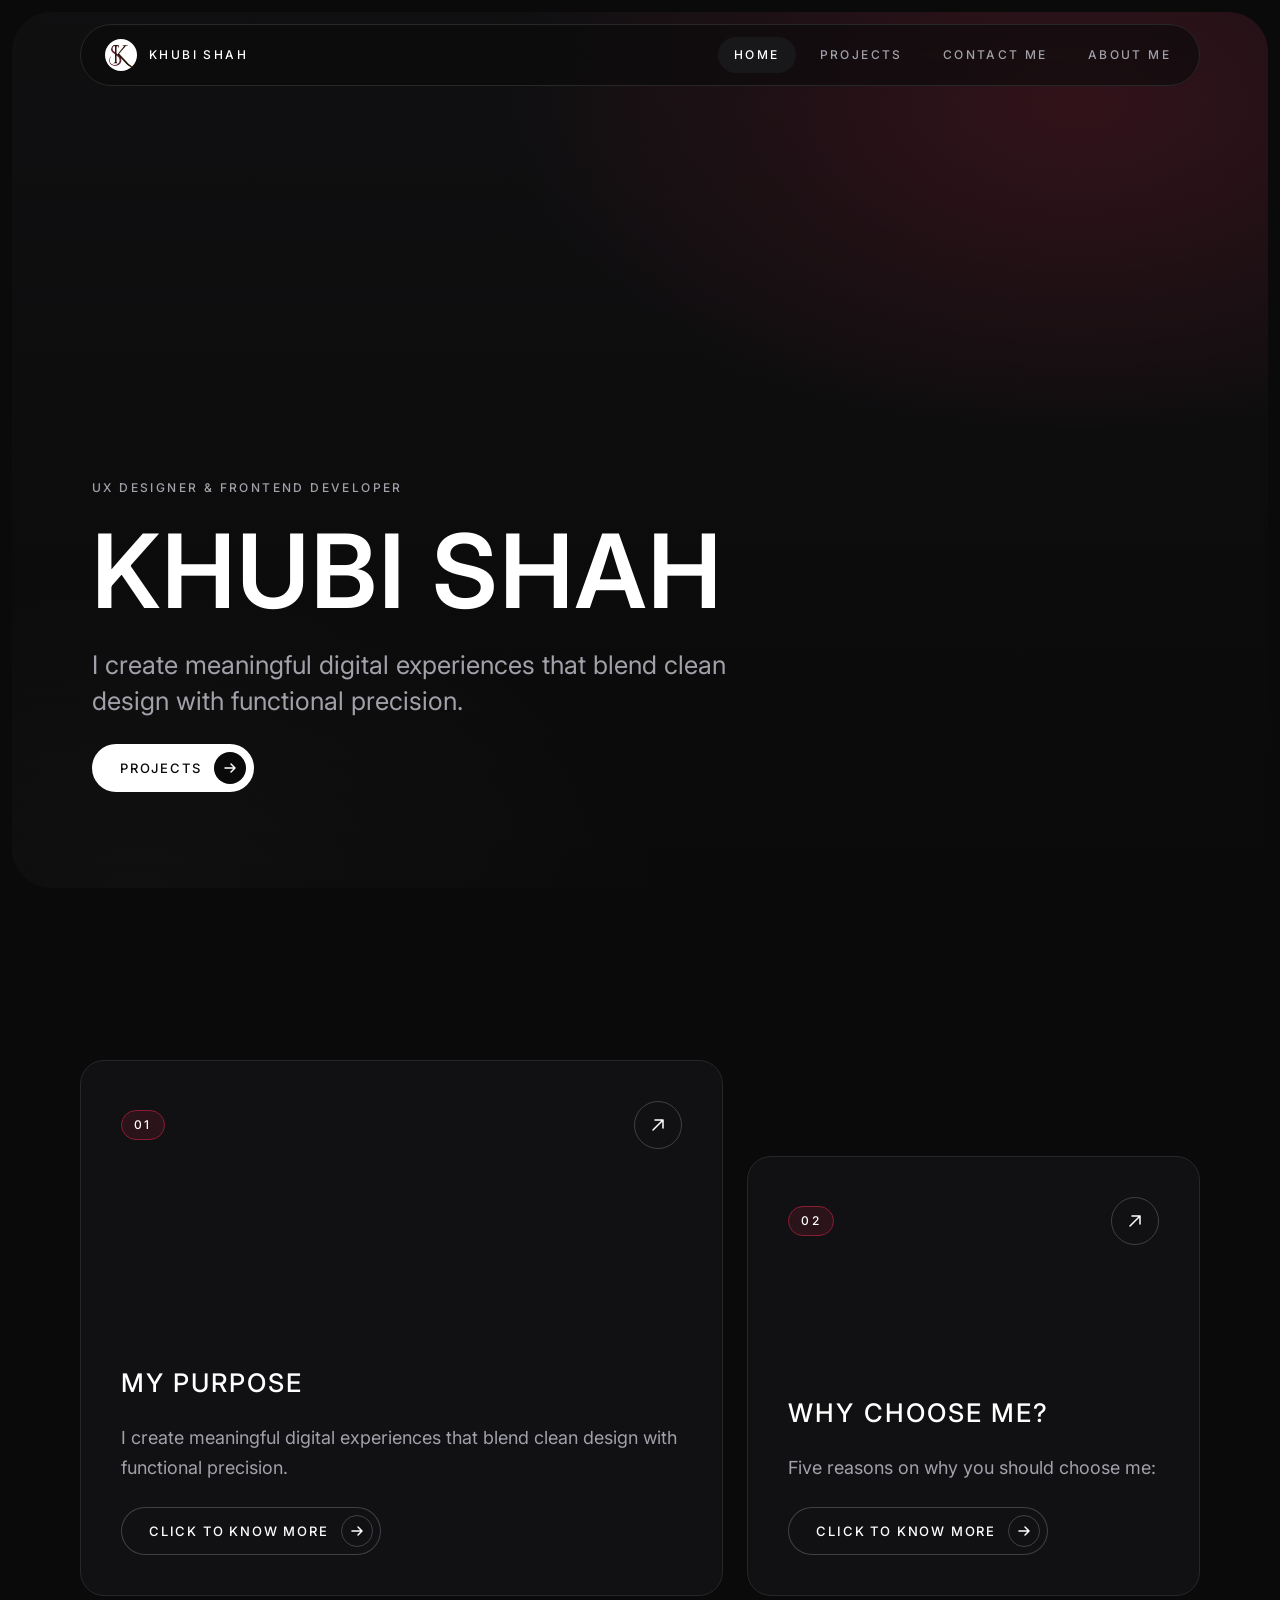
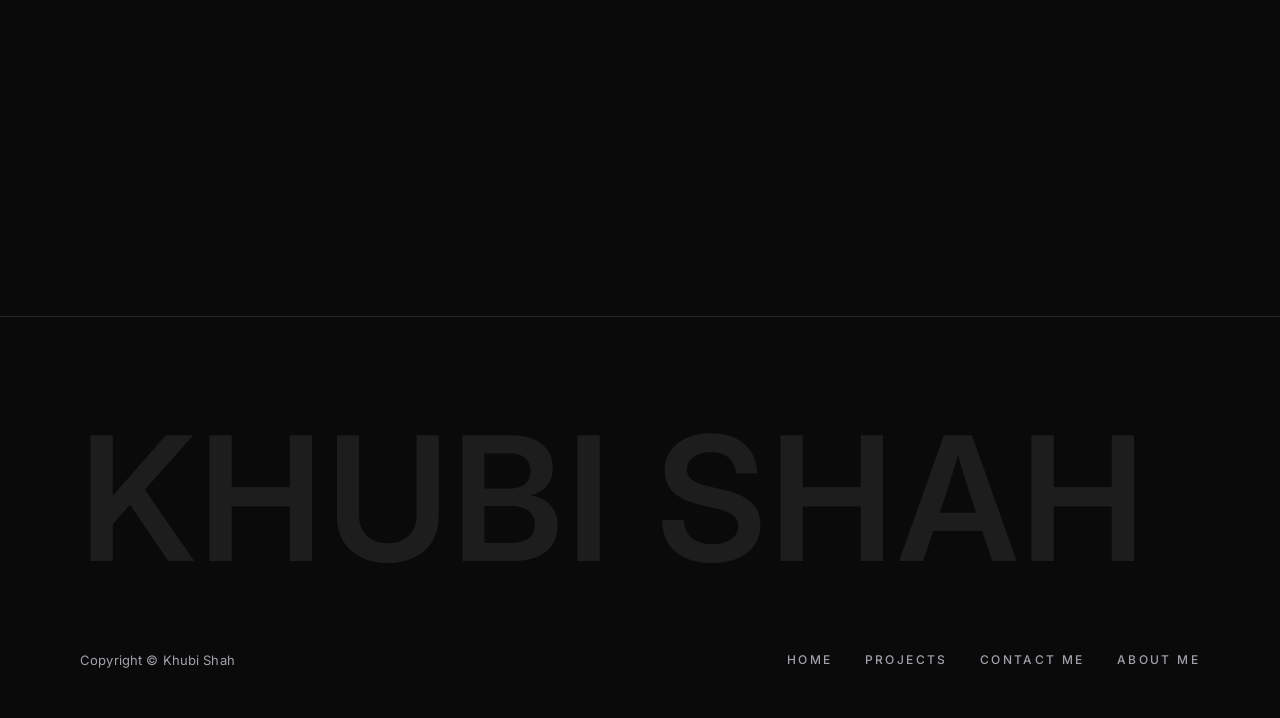
<file: index.html>
<!DOCTYPE html>
<html lang="en">

  <head>
    <meta charset="UTF-8">
    <meta name="viewport" content="width=device-width, initial-scale=1.0">
    <meta name="theme-color" content="#0A0A0A">
    <meta name="Khubi Shah" content="Home page: The page contains description of what the company is about">
    <link rel="preconnect" href="https://fonts.googleapis.com">
    <link rel="preconnect" href="https://fonts.gstatic.com" crossorigin>
    <link rel="stylesheet" href="https://fonts.googleapis.com/css2?family=Inter:wght@300;400;500;600&display=swap">
    <script>document.documentElement.classList.add('js')</script>
    <link rel="stylesheet" type="text/css" href="styles/styles.css">
    <link rel="stylesheet" type="text/css" href="styles/index.css">
    <title>Khubi Shah | UX Designer &amp; Frontend Developer Portfolio</title>
  </head>

  <body>
    <header class="site-header">
      <a class="brand" href="index.html">
        <img src="images/logo.png" alt="KS_Logo" loading="lazy">
        <span>Khubi Shah</span>
      </a>
      <button class="menu-toggle" aria-expanded="false" aria-controls="site-nav" aria-label="Menu"><span></span><span></span></button>
      <nav id="site-nav" aria-label="Primary">
        <a class="nav-link" href="index.html" aria-current="page">Home</a>
        <a class="nav-link" href="projects.html">Projects</a>
        <a class="nav-link" href="contact_me.html">Contact Me</a>
        <a class="nav-link" href="about_me.html">About Me</a>
      </nav>
    </header>

    <main>
      <section class="hero">
        <div class="hero-frame">
          <div class="hero-content wrap">
            <p class="eyebrow" data-reveal>UX Designer &amp; Frontend Developer</p>
            <h1 class="display" data-reveal style="--d:80ms">Khubi Shah</h1>
            <h2 class="visually-hidden">Home</h2>
            <p class="subtitle" data-reveal style="--d:160ms">I create meaningful digital experiences that blend clean design with functional precision.</p>
            <p data-reveal style="--d:240ms"><a href="projects.html" class="button">Projects</a></p>
          </div>
        </div>
      </section>

      <section class="section wrap features">
        <div class="feature-col" data-reveal>
          <article class="card-feature">
            <div class="card-top"><span class="tag tag--heritage">01</span><span class="chip" aria-hidden="true"></span></div>
            <div class="card-body">
              <h3>My Purpose</h3>
              <p>I create meaningful digital experiences that blend clean design with functional precision.</p>
              <a href="session1.html" class="button button--ghost">Click to Know more</a>
            </div>
          </article>
        </div>
        <div class="feature-col feature-col--offset" data-reveal style="--d:120ms">
          <article class="card-feature">
            <div class="card-top"><span class="tag tag--heritage">02</span><span class="chip" aria-hidden="true"></span></div>
            <div class="card-body">
              <h3>Why choose me?</h3>
              <p>Five reasons on why you should choose me:</p>
              <a href="session1.html" class="button button--ghost">Click to Know more</a>
            </div>
          </article>
        </div>
      </section>
    </main>

    <footer class="site-footer">
      <div class="wordmark" aria-hidden="true">Khubi Shah</div>
      <div class="footer-bar">
        <p>Copyright &copy; <span class="company-name">Khubi Shah</span></p>
        <nav class="footer-links" aria-label="Footer">
          <a href="index.html">Home</a>
          <a href="projects.html">Projects</a>
          <a href="contact_me.html">Contact Me</a>
          <a href="about_me.html">About Me</a>
        </nav>
      </div>
    </footer>
    <script src="scripts/main.js" defer></script>
  </body>
</html>
</file>
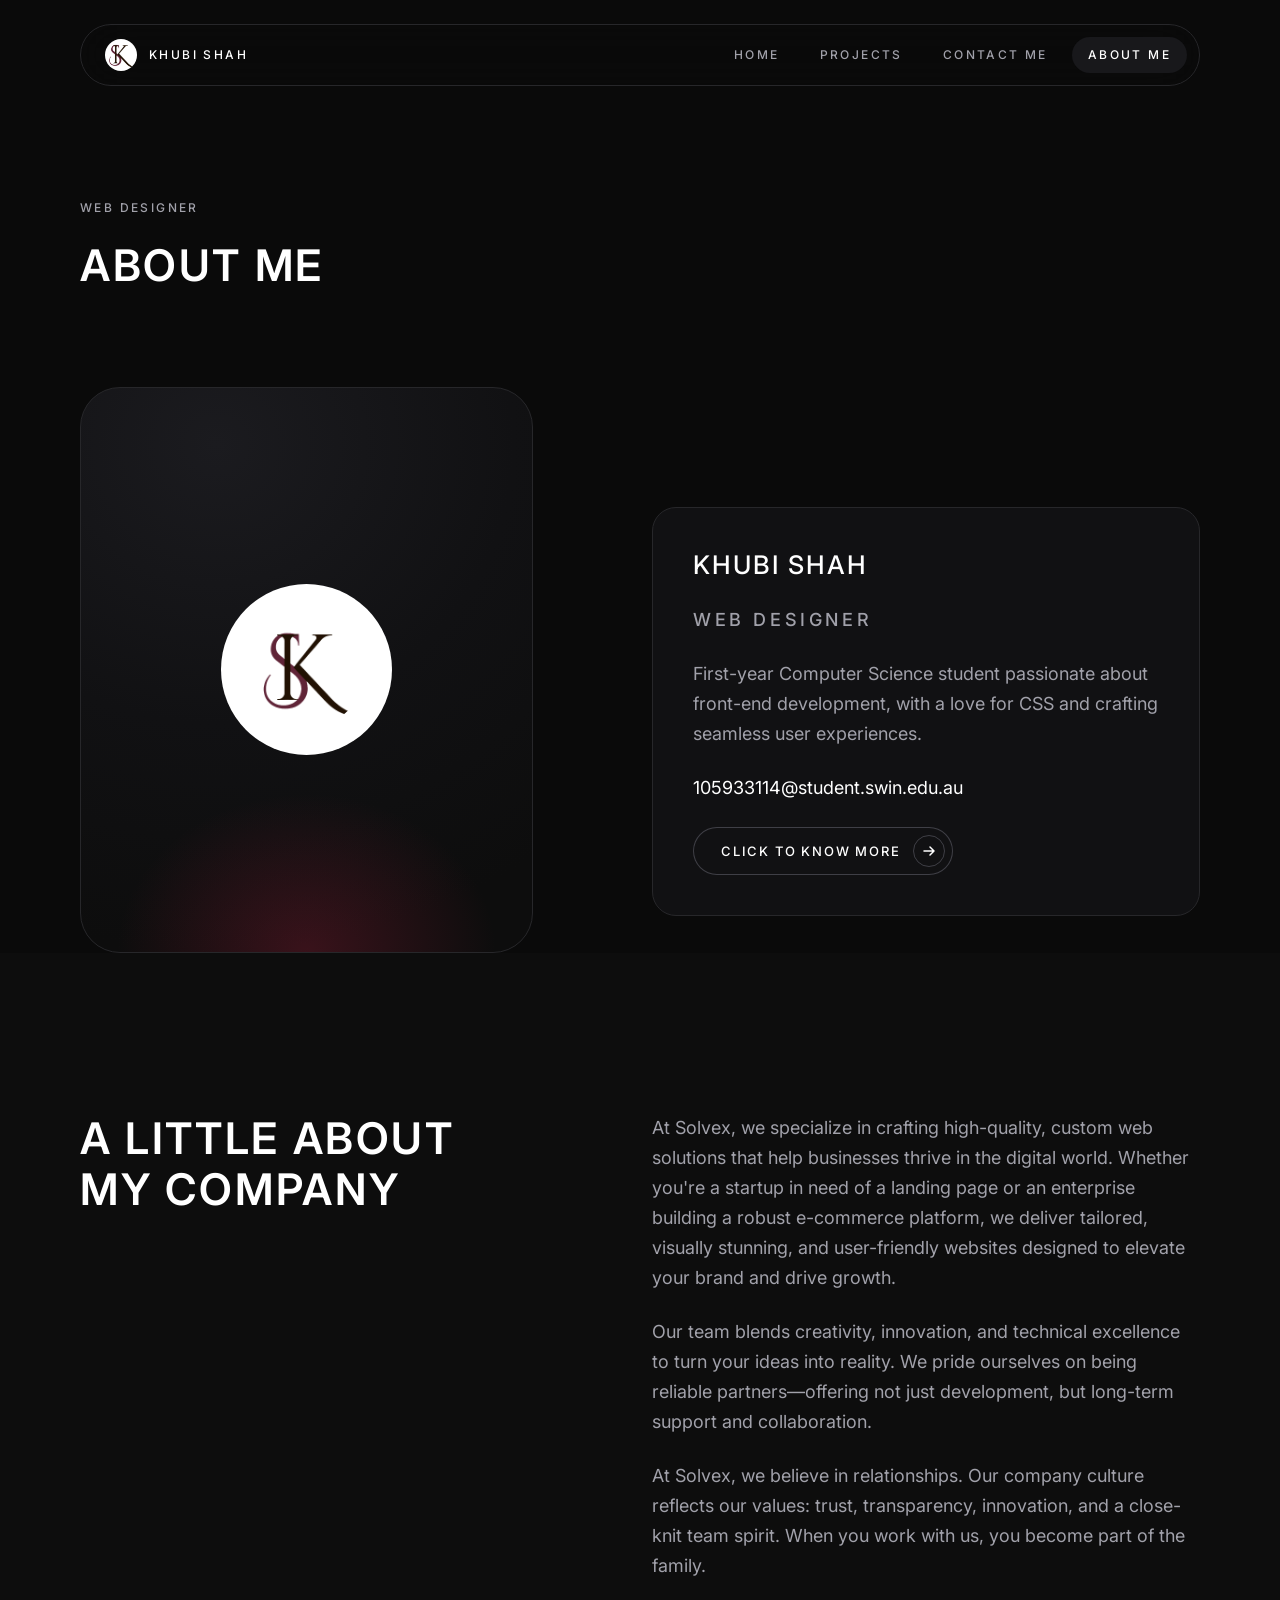
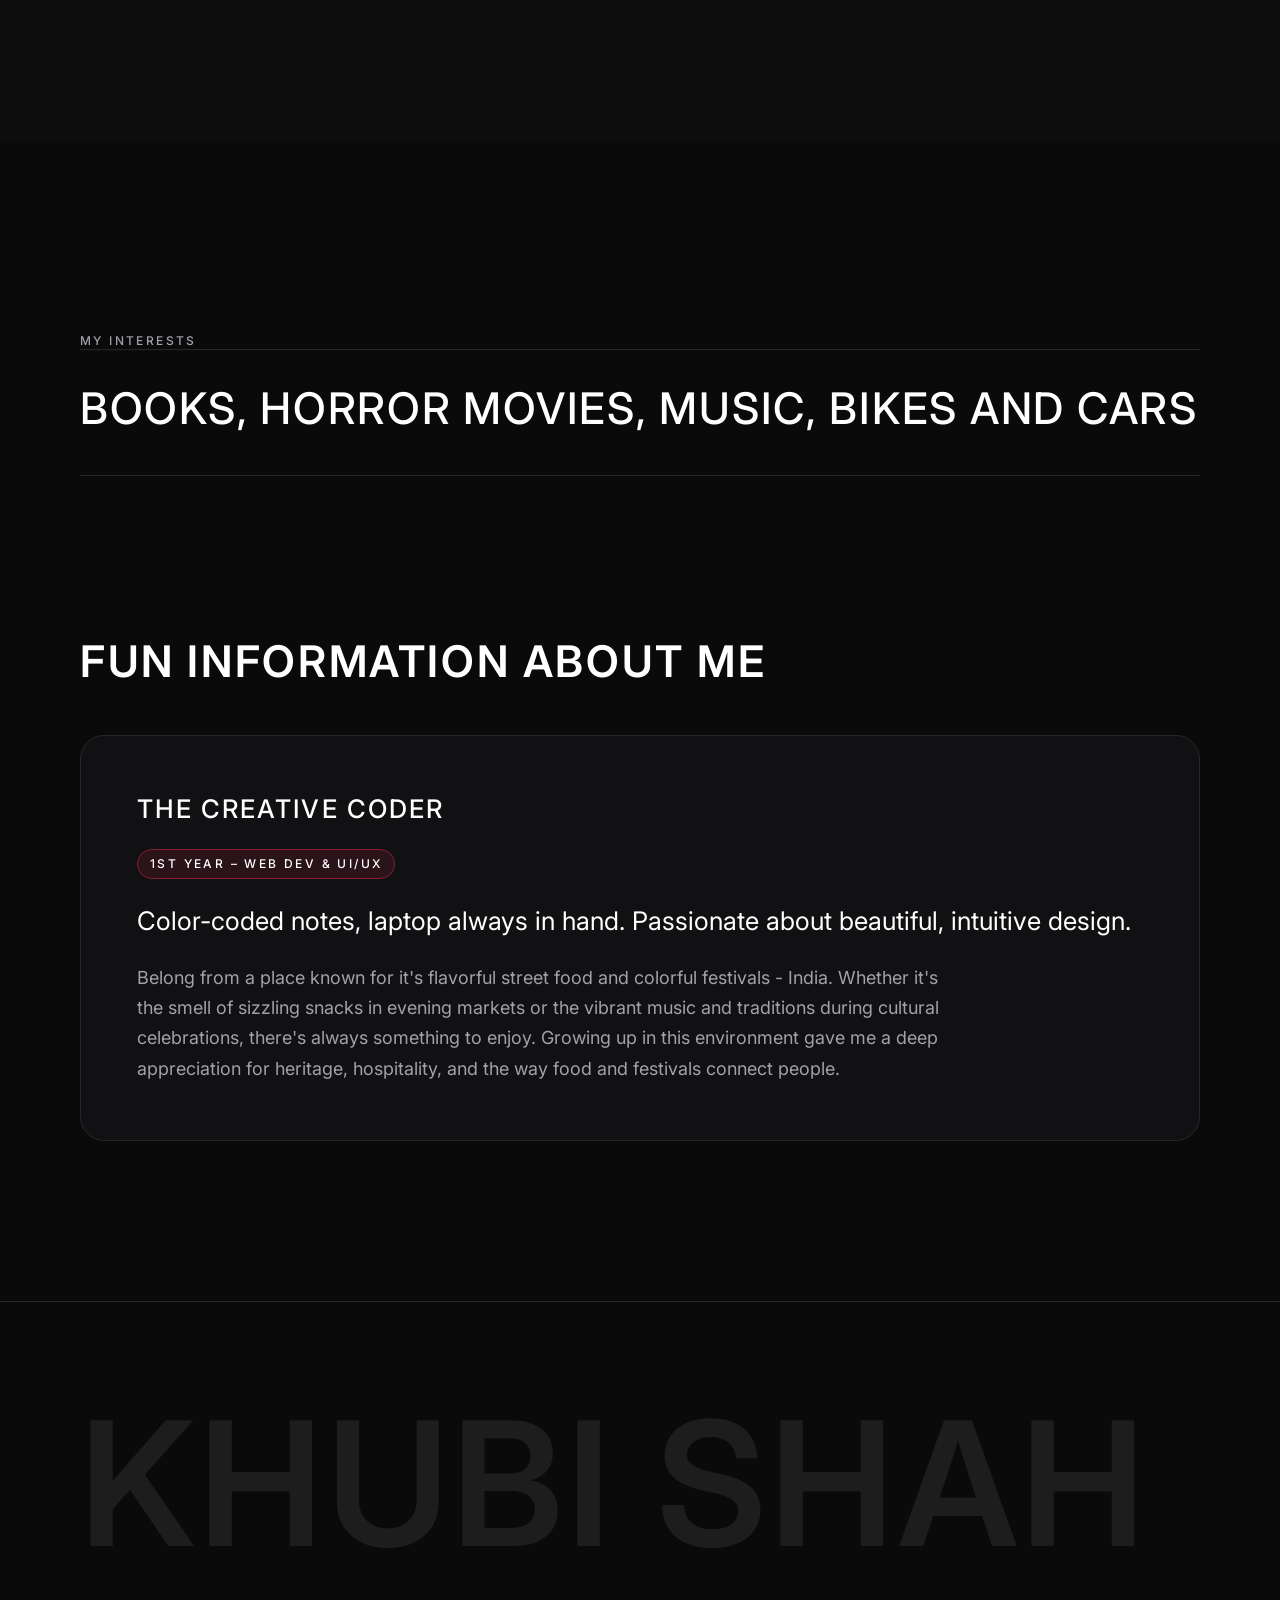
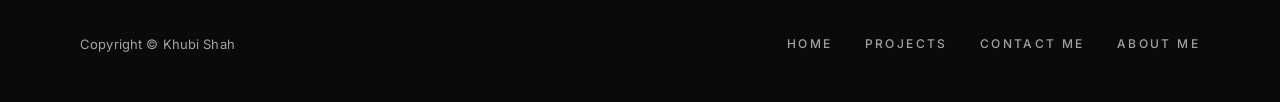
<file: about_me.html>
<!DOCTYPE html>
<html lang="en">

  <head>
    <meta charset="UTF-8">
    <meta name="viewport" content="width=device-width, initial-scale=1.0">
    <meta name="theme-color" content="#0A0A0A">
    
    <link rel="preconnect" href="https://fonts.googleapis.com">
    <link rel="preconnect" href="https://fonts.gstatic.com" crossorigin>
    <link rel="stylesheet" href="https://fonts.googleapis.com/css2?family=Inter:wght@300;400;500;600&display=swap">
    <script>document.documentElement.classList.add('js')</script>
    <link rel="stylesheet" type="text/css" href="styles/styles.css">
    <link rel="stylesheet" type="text/css" href="styles/about me.css">
    <title>Khubi Shah | UX Designer &amp; Frontend Developer Portfolio</title>
  </head>

  <body>
    <header class="site-header">
      <a class="brand" href="index.html">
        <img src="images/logo.png" alt="KS_Logo" loading="lazy">
        <span>Khubi Shah</span>
      </a>
      <button class="menu-toggle" aria-expanded="false" aria-controls="site-nav" aria-label="Menu"><span></span><span></span></button>
      <nav id="site-nav" aria-label="Primary">
        <a class="nav-link" href="index.html">Home</a>
        <a class="nav-link" href="projects.html">Projects</a>
        <a class="nav-link" href="contact_me.html">Contact Me</a>
        <a class="nav-link" href="about_me.html" aria-current="page">About Me</a>
      </nav>
    </header>

    <main>
      <div class="page-header wrap">
        <p class="eyebrow" data-reveal>Web Designer</p>
        <h2 data-reveal style="--d:80ms">About me</h2>
      </div>

      <section class="wrap about-intro">
        <div class="portrait" data-reveal aria-hidden="true">
          <img src="images/logo.png" alt="">
        </div>
        <div class="about-card-col" data-reveal style="--d:120ms">
          <div class="card-feature about-card">
            <div class="box card-body">
              <h3>Khubi Shah</h3>
              <p class="job eyebrow"> Web Designer </p>
              <!-- description taken from chatgpt  -->
              <p>First-year Computer Science student passionate about front-end development, with a love for CSS and crafting seamless user experiences.</p>
              <p class="email"> 105933114@student.swin.edu.au </p>
              <a href="#section1" class="button button--ghost"> Click to Know more </a>
            </div>
          </div>
        </div>
      </section>

      <section class="band section company">
        <div class="wrap company-grid">
          <aside>
            <h2 data-reveal> A Little about My Company </h2>
          </aside>
          <div class="company-copy" data-reveal style="--d:100ms">
            <p> At Solvex, we specialize in crafting high-quality, custom web solutions that help businesses thrive in the digital world. Whether you're a startup in need of a landing page or an enterprise building a robust e-commerce platform, we deliver tailored, visually stunning, and user-friendly websites designed to elevate your brand and drive growth.</p>
            <p> Our team blends creativity, innovation, and technical excellence to turn your ideas into reality. We pride ourselves on being reliable partners—offering not just development, but long-term support and collaboration.</p>
            <p> At Solvex, we believe in relationships. Our company culture reflects our values: trust, transparency, innovation, and a close-knit team spirit. When you work with us, you become part of the family. </p>
          </div>
        </div>
      </section>

      <section class="section wrap interests">
        <table data-reveal>
          <caption class="eyebrow"> My Interests</caption>
          <tbody><tr>
          <td> Books, Horror Movies, Music, Bikes and Cars </td>
          </tr></tbody>
        </table>
      </section>

      <section id="description" class="wrap fun">
        <h2 data-reveal> Fun information about me</h2>
        <ul>
          <li class="card-feature" data-reveal>
            <h3 id="section1"> The Creative Coder</h3>
            <div class="year tag tag--heritage">1st Year – Web Dev &amp; UI/UX</div>
            <p class="info">Color-coded notes, laptop always in hand. Passionate about beautiful, intuitive design.</p>
            <p class="hometown"> Belong from a place known for it's flavorful street food and colorful festivals - India. Whether it's the smell of sizzling snacks in evening markets or the vibrant music and traditions during cultural celebrations, there's always something to enjoy. Growing up in this environment gave me a deep appreciation for heritage, hospitality, and the way food and festivals connect people.</p>
          </li>
        </ul>
      </section>
    </main>

    <footer class="site-footer">
      <div class="wordmark" aria-hidden="true">Khubi Shah</div>
      <div class="footer-bar">
        <p>Copyright &copy; <span class="company-name">Khubi Shah</span></p>
        <nav class="footer-links" aria-label="Footer">
          <a href="index.html">Home</a>
          <a href="projects.html">Projects</a>
          <a href="contact_me.html">Contact Me</a>
          <a href="about_me.html">About Me</a>
        </nav>
      </div>
    </footer>
    <script src="scripts/main.js" defer></script>
  </body>
</html>
</file>
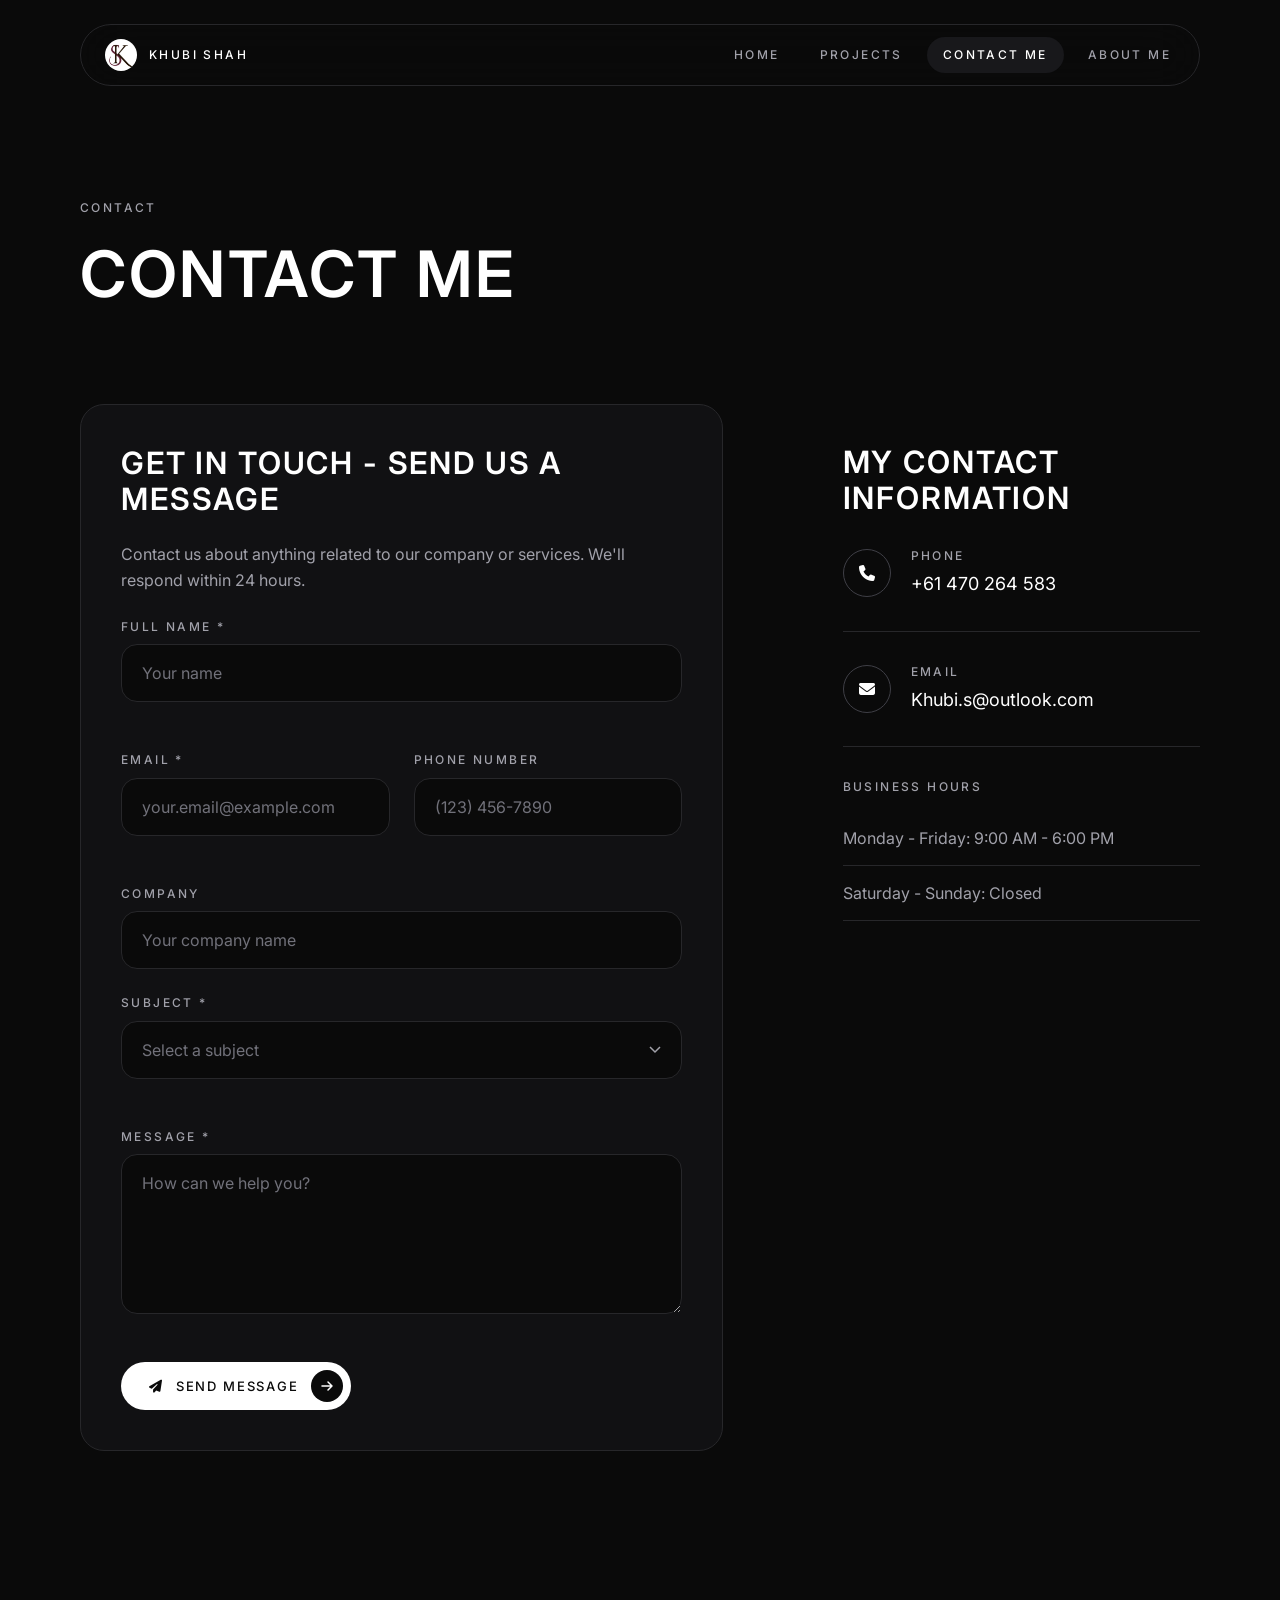
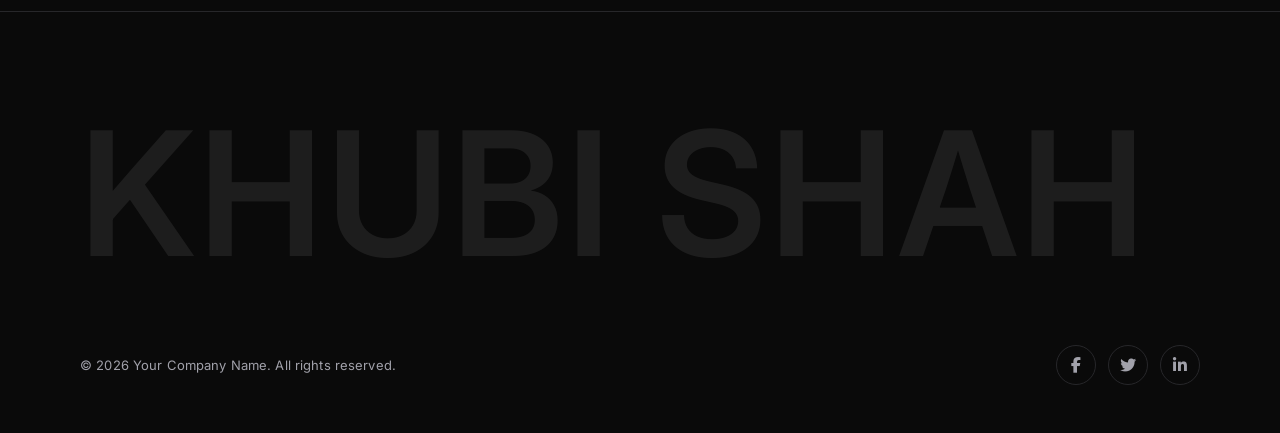
<file: contact_me.html>
<!DOCTYPE html>
<html lang="en">

  <head>
    <meta charset="UTF-8">
    <meta name="viewport" content="width=device-width, initial-scale=1.0">
    <meta name="theme-color" content="#0A0A0A">
    <meta name="description" content="Contact our team for inquiries, support, or partnership opportunities">
    <link rel="preconnect" href="https://fonts.googleapis.com">
    <link rel="preconnect" href="https://fonts.gstatic.com" crossorigin>
    <link rel="stylesheet" href="https://fonts.googleapis.com/css2?family=Inter:wght@300;400;500;600&display=swap">
    <link rel="stylesheet" href="https://cdnjs.cloudflare.com/ajax/libs/font-awesome/6.5.1/css/all.min.css">
    <script>document.documentElement.classList.add('js')</script>
    <link rel="stylesheet" type="text/css" href="styles/styles.css">
    <link rel="stylesheet" type="text/css" href="styles/contact me.css">
    <title>Khubi Shah | UX Designer &amp; Frontend Developer Portfolio</title>
  </head>

  <body>
    <header class="site-header">
      <a class="brand" href="index.html">
        <img src="images/logo.png" alt="KS_Logo" loading="lazy">
        <span>Khubi Shah</span>
      </a>
      <button class="menu-toggle" aria-expanded="false" aria-controls="site-nav" aria-label="Menu"><span></span><span></span></button>
      <nav id="site-nav" aria-label="Primary">
        <a class="nav-link" href="index.html">Home</a>
        <a class="nav-link" href="projects.html">Projects</a>
        <a class="nav-link" href="contact_me.html" aria-current="page">Contact Me</a>
        <a class="nav-link" href="about_me.html">About Me</a>
      </nav>
    </header>

    <main id="main-content" class="contact-main">
      <div class="page-header wrap">
        <p class="eyebrow" data-reveal>Contact</p>
        <h1 data-reveal style="--d:80ms">Contact Me</h1>
      </div>
      <div class="container wrap">
        <div class="contact-grid">
          <!-- Contact Form Section -->
          <section class="contact-form-section card-feature" data-reveal>
            <h2>Get in Touch - Send Us a Message</h2>
            <p>Contact us about anything related to our company or services. We'll respond within 24 hours.</p>

            <form id="contact-form" action="/submit_contact" method="post" novalidate>
              <div class="form-group">
                <label for="name">Full Name *</label>
                <input type="text" id="name" name="name" required placeholder="Your name">
                <span class="error-message" aria-live="polite"></span>
              </div>

              <div class="form-row">
                <div class="form-group">
                  <label for="email">Email *</label>
                  <input type="email" id="email" name="email" required placeholder="your.email@example.com">
                  <span class="error-message" aria-live="polite"></span>
                </div>

                <div class="form-group">
                  <label for="phone">Phone Number</label>
                  <input type="tel" id="phone" name="phone" placeholder="(123) 456-7890">
                </div>
              </div>

              <div class="form-group">
                <label for="company">Company</label>
                <input type="text" id="company" name="company" placeholder="Your company name">
              </div>

              <div class="form-group">
                <label for="subject">Subject *</label>
                <select id="subject" name="subject" required>
                  <option value="" disabled selected>Select a subject</option>
                  <option value="general">General Inquiry</option>
                  <option value="support">Technical Support</option>
                  <option value="sales">Sales Questions</option>
                  <option value="feedback">Product Feedback</option>
                </select>
                <span class="error-message" aria-live="polite"></span>
              </div>

              <div class="form-group">
                <label for="message">Message *</label>
                <textarea id="message" name="message" required placeholder="How can we help you?"></textarea>
                <span class="error-message" aria-live="polite"></span>
              </div>

              <button type="submit" class="submit-btn button">
                <i class="fas fa-paper-plane"></i> Send Message
              </button>
            </form>
          </section>

          <!-- Contact Info Section -->
          <section class="contact-info-section" data-reveal style="--d:120ms">
            <h2>My Contact Information</h2>

            <div class="contact-method">
              <i class="fas fa-phone contact-icon"></i>
              <div>
                <h3>Phone</h3>
                <p><a href="tel:+61 470 264 583">+61 470 264 583</a></p>
              </div>
            </div>

            <div class="contact-method">
              <i class="fas fa-envelope contact-icon"></i>
              <div>
                <h3>Email</h3>
                <p><a href="mailto:Khubi.s@outlook.com">Khubi.s@outlook.com</a></p>
              </div>
            </div>

            <div class="business-hours">
              <h3>Business Hours</h3>
              <ul>
                <li>Monday - Friday: 9:00 AM - 6:00 PM</li>
                <li>Saturday - Sunday:  Closed</li>
              </ul>
            </div>
          </section>
        </div>
      </div>
    </main>

    <footer class="site-footer contact-footer">
      <div class="wordmark" aria-hidden="true">Khubi Shah</div>
      <div class="footer-bar">
        <p>&copy; <span id="current-year">2025</span> Your Company Name. All rights reserved.</p>
        <div class="social-links">
          <a href="#" aria-label="Facebook"><i class="fab fa-facebook-f"></i></a>
          <a href="#" aria-label="Twitter"><i class="fab fa-twitter"></i></a>
          <a href="#" aria-label="LinkedIn"><i class="fab fa-linkedin-in"></i></a>
        </div>
      </div>
    </footer>

    <script src="scripts/main.js" defer></script>
    <script>
      // Simple current year script
      document.getElementById('current-year').textContent = new Date().getFullYear();

      // Basic form validation
      document.getElementById('contact-form').addEventListener('submit', function(e) {
        let valid = true;
        const requiredFields = this.querySelectorAll('[required]');

        requiredFields.forEach(field => {
          const error = field.nextElementSibling;
          if (!field.value.trim()) {
            error.textContent = 'This field is required';
            valid = false;
          } else {
            error.textContent = '';
          }
        });

        if (!valid) e.preventDefault();
      });
    </script>
  </body>
</html>
</file>
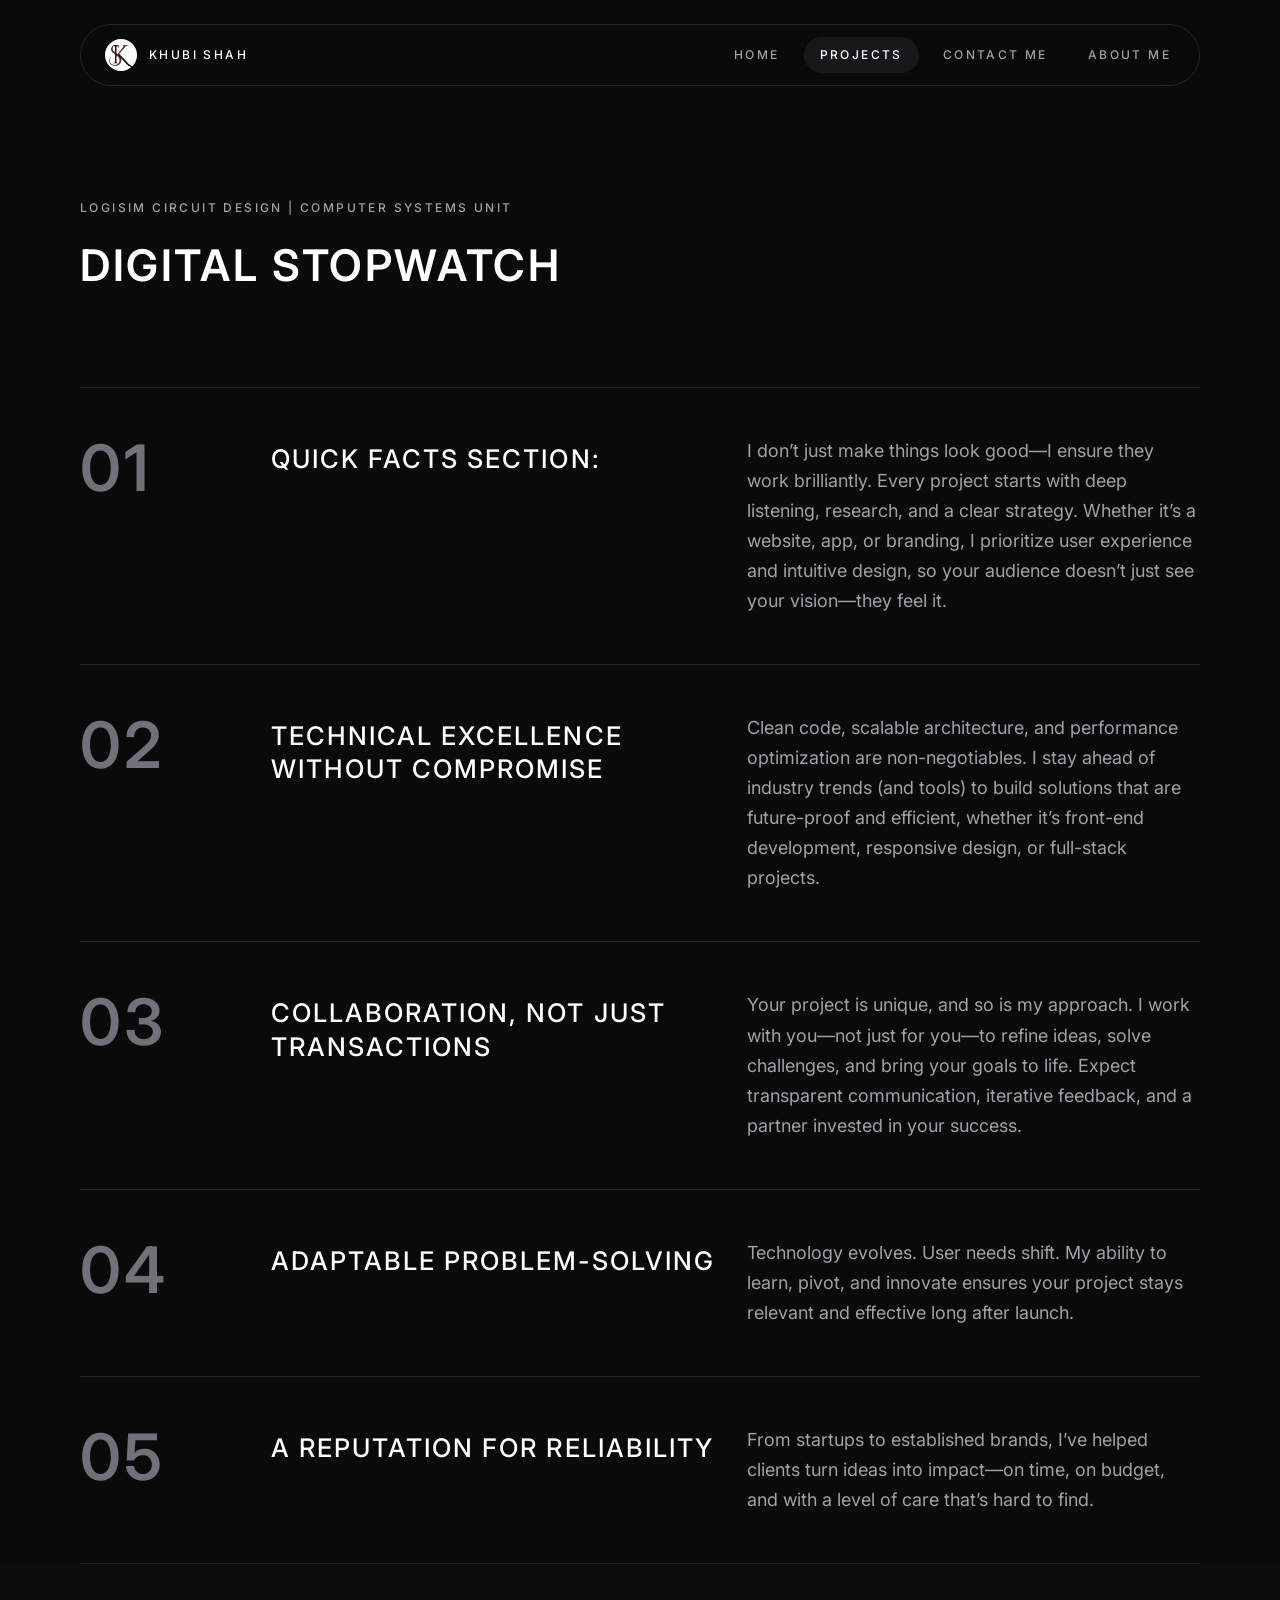
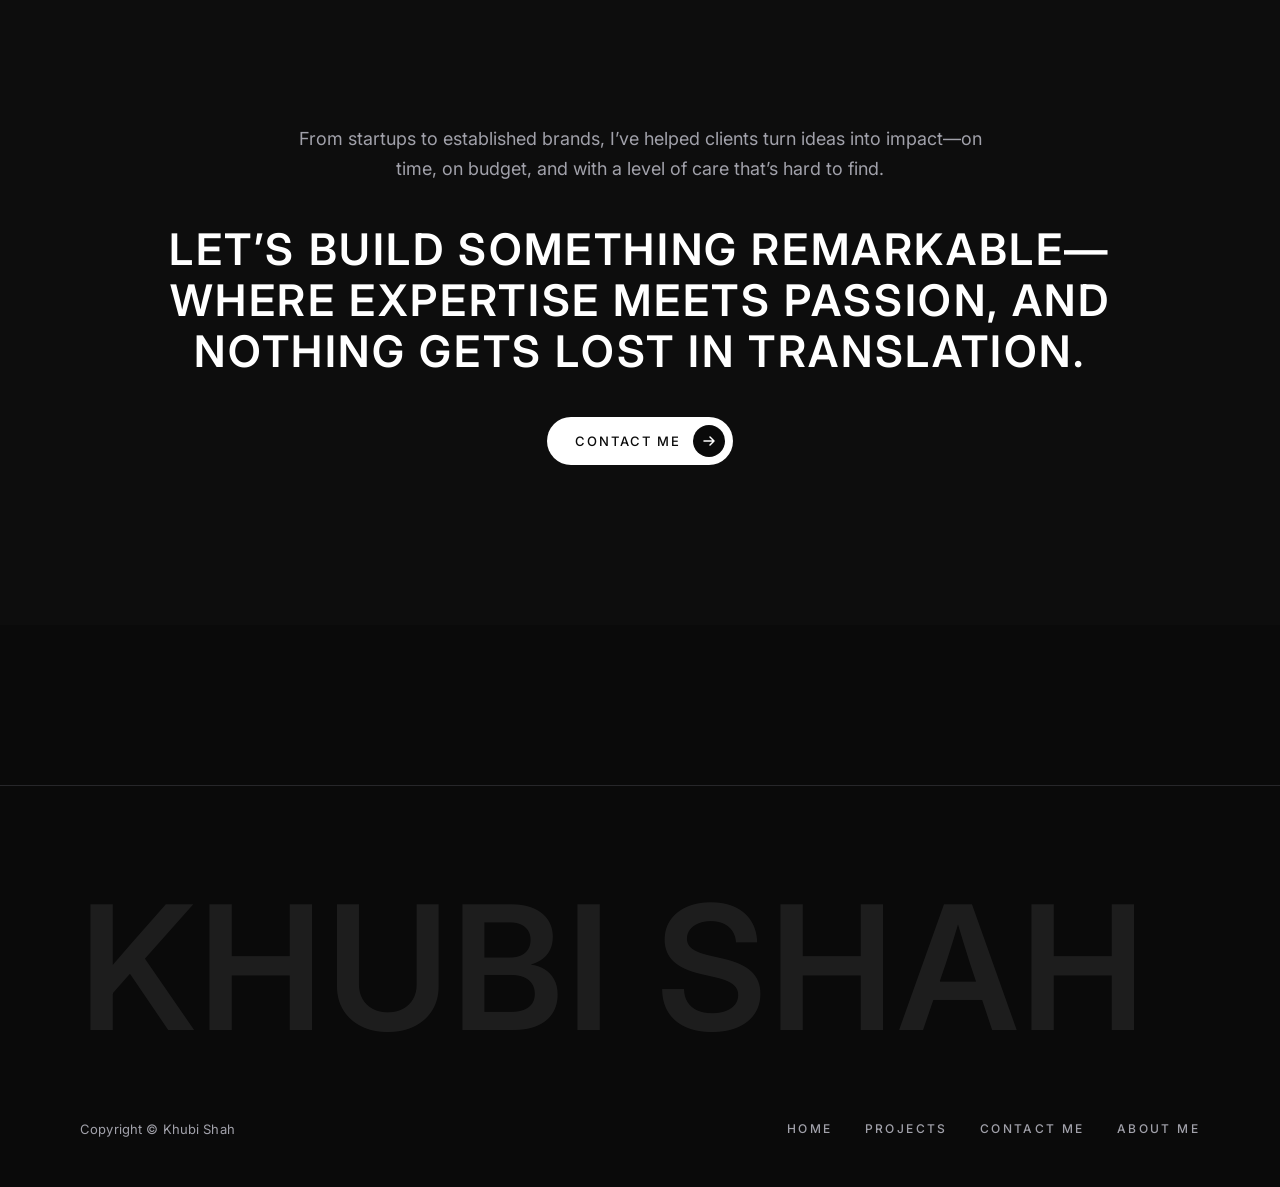
<file: project1.html>
<!DOCTYPE html>
<html lang="en">

  <head>
    <meta charset="UTF-8">
    <meta name="viewport" content="width=device-width, initial-scale=1.0">
    <meta name="theme-color" content="#0A0A0A">
    <meta name="Khubi Shah" content="Home page: The page contains description of what the company is about">
    <link rel="preconnect" href="https://fonts.googleapis.com">
    <link rel="preconnect" href="https://fonts.gstatic.com" crossorigin>
    <link rel="stylesheet" href="https://fonts.googleapis.com/css2?family=Inter:wght@300;400;500;600&display=swap">
    <script>document.documentElement.classList.add('js')</script>
    <link rel="stylesheet" type="text/css" href="styles/styles.css">
    <link rel="stylesheet" type="text/css" href="styles/project1.css">
    <title>Khubi Shah | UX Designer &amp; Frontend Developer Portfolio</title>
  </head>

  <body>
    <header class="site-header">
      <a class="brand" href="index.html">
        <img src="images/logo.png" alt="KS_Logo" loading="lazy">
        <span>Khubi Shah</span>
      </a>
      <button class="menu-toggle" aria-expanded="false" aria-controls="site-nav" aria-label="Menu"><span></span><span></span></button>
      <nav id="site-nav" aria-label="Primary">
        <a class="nav-link" href="index.html">Home</a>
        <a class="nav-link" href="projects.html" aria-current="page">Projects</a>
        <a class="nav-link" href="contact_me.html">Contact Me</a>
        <a class="nav-link" href="about_me.html">About Me</a>
      </nav>
    </header>

    <main>
      <section id="reasons">
        <div class="page-header wrap">
          <p class="eyebrow" data-reveal>Logisim Circuit Design | Computer Systems Unit</p>
          <h2 data-reveal style="--d:80ms">Digital Stopwatch</h2>
        </div>
        <div class="wrap">
      <ol class="reasons">
        <li data-reveal>
          <h3>Quick Facts Section:</h3>
          <p>I don’t just make things look good—I ensure they work brilliantly. Every project starts with deep listening, research, and a clear strategy. Whether it’s a website, app, or branding, I prioritize user experience and intuitive design, so your audience doesn’t just see your vision—they feel it.</p>
        </li>
        <li data-reveal>
          <h3>Technical Excellence Without Compromise</h3>
          <p>Clean code, scalable architecture, and performance optimization are non-negotiables. I stay ahead of industry trends (and tools) to build solutions that are future-proof and efficient, whether it’s front-end development, responsive design, or full-stack projects.</p>
        </li>
        <li data-reveal>
          <h3>Collaboration, Not Just Transactions</h3>
          <p>Your project is unique, and so is my approach. I work with you—not just for you—to refine ideas, solve challenges, and bring your goals to life. Expect transparent communication, iterative feedback, and a partner invested in your success.</p>
        </li>
        <li data-reveal>
          <h3>Adaptable Problem-Solving</h3>
          <p>Technology evolves. User needs shift. My ability to learn, pivot, and innovate ensures your project stays relevant and effective long after launch.</p>
        </li>
        <li data-reveal>
          <h3>A Reputation for Reliability</h3>
          <p>From startups to established brands, I’ve helped clients turn ideas into impact—on time, on budget, and with a level of care that’s hard to find.</p>
        </li>
      </ol>
        </div>

    <section class="closing">
      <p class="outro" data-reveal>From startups to established brands, I’ve helped clients turn ideas into impact—on time, on budget, and with a level of care that’s hard to find.</p>
      <h2 data-reveal style="--d:80ms">Let’s build something remarkable—where expertise meets passion, and nothing gets lost in translation.</h2>
      <p data-reveal style="--d:160ms"><a href="contact_me.html" class="button">Contact Me</a></p>
    </section>
      </section>
    </main>

    <footer class="site-footer">
      <div class="wordmark" aria-hidden="true">Khubi Shah</div>
      <div class="footer-bar">
        <p>Copyright &copy; <span class="company-name">Khubi Shah</span></p>
        <nav class="footer-links" aria-label="Footer">
          <a href="index.html">Home</a>
          <a href="projects.html">Projects</a>
          <a href="contact_me.html">Contact Me</a>
          <a href="about_me.html">About Me</a>
        </nav>
      </div>
    </footer>
    <script src="scripts/main.js" defer></script>
  </body>
</html>
</file>
<file: styles/styles.css>
/* ==========================================================================
   Khubi Shah Portfolio: luxury editorial dark-mode design system
   Tokens mirror the Figma variables (Color / Spacing / Radius) and text styles.
   ========================================================================== */
:root {
  /* color/* */
  --bg-base: #0A0A0A;
  --bg-raised: #0D0D0D;
  --surface-card: #111113;
  --surface-hover: #18181B;
  --border-default: #27272A;
  --border-strong: #3F3F46;
  --text-primary: #FFFFFF;
  --text-muted: #A1A1AA;
  --text-subtle: #71717A;
  --cta-fill: #FFFFFF;
  --cta-on-fill: #0A0A0A;
  --accent-heritage: #8C1C34;
  --state-error: #F87171;
  --state-success: #4ADE80;

  /* type */
  --font: 'Inter', system-ui, -apple-system, 'Segoe UI', Arial, sans-serif;

  /* radius/* */
  --r-md: 16px;
  --r-lg: 24px;
  --r-xl: 40px;
  --r-pill: 999px;

  /* layout */
  --margin: 80px;
  --section-y: 160px;
  --max: 1440px;
  --ease: cubic-bezier(0.22, 1, 0.36, 1);

  /* home hero background: abstract gradient. To use a photo instead, set e.g. url('../images/your-photo.jpg') */
  --hero-image: radial-gradient(70% 60% at 85% 10%, rgba(140,28,52,.35) 0%, transparent 65%), radial-gradient(60% 50% at 10% 100%, rgba(255,255,255,.06) 0%, transparent 70%), linear-gradient(180deg, #111113 0%, #0A0A0A 100%);
}
@media (max-width: 1024px) { :root { --margin: 40px; --section-y: 120px; } }
@media (max-width: 768px)  { :root { --margin: 20px; --section-y: 96px; } }

*, *::before, *::after { box-sizing: border-box; }
html { scroll-behavior: smooth; background: var(--bg-base); }
body {
  margin: 0;
  background: var(--bg-base);
  color: var(--text-primary);
  font-family: var(--font);
  font-size: 16px;
  line-height: 1.625;
  -webkit-font-smoothing: antialiased;
}
img { max-width: 100%; display: block; }
a { color: inherit; }
:focus-visible { outline: 2px solid var(--text-primary); outline-offset: 3px; }
::selection { background: var(--accent-heritage); color: #fff; }

/* ---------- type styles (type/*) ---------- */
.display, h1, h2, h3 { margin: 0; font-weight: 600; text-transform: uppercase; color: var(--text-primary); }
.display { font-size: clamp(52px, 8vw, 112px); line-height: 1; letter-spacing: 0.02em; }
h1 { font-size: clamp(40px, 5vw, 72px); line-height: 1.06; letter-spacing: 0.04em; }
h2 { font-size: clamp(32px, 3.4vw, 48px); line-height: 1.17; letter-spacing: 0.06em; }
h3 { font-size: clamp(22px, 2vw, 28px); line-height: 1.3; letter-spacing: 0.08em; font-weight: 500; }
.subtitle { font-size: clamp(22px, 2vw, 28px); line-height: 1.43; margin: 0; }
.lead, .body-lg { font-size: 18px; line-height: 1.67; color: var(--text-muted); margin: 0; }
p { margin: 0; }
.eyebrow {
  margin: 0; font-size: 12px; line-height: 16px; font-weight: 500;
  letter-spacing: 0.2em; text-transform: uppercase; color: var(--text-muted);
}
.eyebrow.subtle { color: var(--text-subtle); }

.wrap { width: 100%; max-width: var(--max); margin: 0 auto; padding-left: var(--margin); padding-right: var(--margin); }

/* ---------- header (floating glass pill) ---------- */
.site-header {
  position: fixed; top: 24px; left: 50%; transform: translateX(-50%);
  width: min(1280px, calc(100% - 2 * var(--margin)));
  display: flex; align-items: center; justify-content: space-between;
  padding: 12px 12px 12px 24px;
  background: rgba(10, 10, 10, 0.6);
  -webkit-backdrop-filter: blur(24px); backdrop-filter: blur(24px);
  border: 1px solid var(--border-default);
  border-radius: var(--r-pill);
  z-index: 100;
  transition: background 0.3s var(--ease), border-color 0.3s var(--ease);
}
.site-header.is-scrolled { background: rgba(10, 10, 10, 0.88); border-color: var(--border-strong); }
.brand { display: flex; align-items: center; gap: 12px; text-decoration: none; }
.brand img { width: 32px; height: 32px; border-radius: 50%; background: #fff; object-fit: contain; }
.brand span { font-size: 12px; font-weight: 500; letter-spacing: 0.2em; text-transform: uppercase; }
.site-header nav { display: flex; align-items: center; gap: 8px; }
.nav-link {
  position: relative; padding: 10px 16px; border-radius: var(--r-pill);
  font-size: 12px; line-height: 16px; font-weight: 500; letter-spacing: 0.2em; text-transform: uppercase;
  text-decoration: none; color: var(--text-muted);
  transition: color 0.25s var(--ease), background 0.25s var(--ease);
}
.nav-link::after {
  content: ""; position: absolute; left: 16px; right: 16px; bottom: 6px; height: 1px;
  background: var(--accent-heritage); transform: scaleX(0); transform-origin: left;
  transition: transform 0.25s var(--ease);
}
.nav-link:hover { color: var(--text-primary); }
.nav-link:hover::after { transform: scaleX(1); }
.nav-link[aria-current="page"] { color: var(--text-primary); background: var(--surface-hover); }
.nav-link[aria-current="page"]::after { display: none; }
.menu-toggle { display: none; }

@media (max-width: 768px) {
  .site-header { top: 12px; width: calc(100% - 24px); padding: 8px 8px 8px 16px; }
  .menu-toggle {
    display: grid; place-items: center; width: 44px; height: 44px; border-radius: 50%;
    background: transparent; border: 1px solid var(--border-strong); cursor: pointer; padding: 0; position: relative;
  }
  .menu-toggle span { position: absolute; width: 16px; height: 1.5px; background: #fff; transition: transform 0.3s var(--ease); }
  .menu-toggle span:first-child { transform: translateY(-3px); }
  .menu-toggle span:last-child { transform: translateY(3px); }
  .menu-toggle[aria-expanded="true"] span:first-child { transform: rotate(45deg); }
  .menu-toggle[aria-expanded="true"] span:last-child { transform: rotate(-45deg); }
  .site-header nav {
    position: fixed; inset: 0; z-index: -1; background: var(--bg-base);
    flex-direction: column; justify-content: center; align-items: flex-start; gap: 16px;
    padding: 96px var(--margin) 48px;
    opacity: 0; visibility: hidden; transition: opacity 0.4s var(--ease), visibility 0.4s;
  }
  .site-header nav.is-open { opacity: 1; visibility: visible; }
  .nav-link { font-size: clamp(32px, 9vw, 40px); line-height: 1.2; letter-spacing: 0.06em; padding: 8px 0; background: none !important; }
  .nav-link::after { left: 0; right: 0; bottom: 4px; }
}

/* ---------- buttons ---------- */
.button, button.button {
  display: inline-flex; align-items: center; gap: 12px;
  padding: 8px 8px 8px 28px; border: 0; border-radius: var(--r-pill);
  background: var(--cta-fill); color: var(--cta-on-fill);
  font: 500 13px/16px var(--font); letter-spacing: 0.14em; text-transform: uppercase;
  text-decoration: none; cursor: pointer;
  transition: background 0.25s var(--ease), color 0.25s var(--ease), transform 0.1s;
}
.button::after {
  content: ""; width: 32px; height: 32px; border-radius: 50%; flex: none;
  background: var(--cta-on-fill) url("data:image/svg+xml,%3Csvg xmlns='http://www.w3.org/2000/svg' width='16' height='16' viewBox='0 0 16 16' fill='none'%3E%3Cpath d='M3 8h10M9 4l4 4-4 4' stroke='%23fff' stroke-width='1.5' stroke-linecap='round' stroke-linejoin='round'/%3E%3C/svg%3E") center / 16px no-repeat;
  border: 1px solid transparent;
  transition: transform 0.25s var(--ease), background-color 0.25s var(--ease), border-color 0.25s var(--ease);
}
.button:hover { background: #E4E4E7; }
.button:hover::after { transform: translateX(4px); }
.button:active { transform: scale(0.98); }
.button--ghost { background: transparent; color: var(--text-primary); box-shadow: inset 0 0 0 1px var(--border-strong); }
.button--ghost::after { background-color: transparent; border-color: var(--border-strong); }
.button--ghost:hover { background: var(--cta-fill); color: var(--cta-on-fill); }
.button--ghost:hover::after { background-color: var(--cta-on-fill); border-color: var(--cta-on-fill); }
.button--block { width: 100%; justify-content: space-between; }

/* ---------- tag + chip ---------- */
.tag {
  display: inline-block; padding: 6px 12px; border: 1px solid var(--border-default); border-radius: var(--r-pill);
  font-size: 12px; line-height: 16px; font-weight: 500; letter-spacing: 0.2em; text-transform: uppercase; color: var(--text-muted);
}
.tag--heritage { background: rgba(140, 28, 52, 0.2); border-color: var(--accent-heritage); color: var(--text-primary); }
.chip {
  flex: none; width: 48px; height: 48px; border-radius: 50%; border: 1px solid var(--border-strong);
  background: url("data:image/svg+xml,%3Csvg xmlns='http://www.w3.org/2000/svg' width='16' height='16' viewBox='0 0 16 16' fill='none'%3E%3Cpath d='M3 13L13 3M5 3h8v8' stroke='%23fff' stroke-width='1.5' stroke-linecap='round' stroke-linejoin='round'/%3E%3C/svg%3E") center / 16px no-repeat;
  transition: border-color 0.3s var(--ease), background-color 0.3s var(--ease), transform 0.4s var(--ease);
}

/* ---------- feature card ---------- */
.card-feature {
  display: flex; flex-direction: column; justify-content: space-between; gap: 48px; height: 100%; min-height: 440px;
  padding: 40px; background: var(--surface-card); border: 1px solid var(--border-default); border-radius: var(--r-lg);
  transition: background 0.35s var(--ease), border-color 0.35s var(--ease), box-shadow 0.35s var(--ease);
}
.card-feature:hover {
  background: var(--surface-hover); border-color: var(--border-strong);
  box-shadow: 0 24px 64px rgba(0, 0, 0, 0.6), 0 0 0 1px rgba(255, 255, 255, 0.08), 0 0 40px rgba(140, 28, 52, 0.25);
}
.card-feature:hover .chip { border-color: var(--text-primary); }
.card-top { display: flex; justify-content: space-between; align-items: center; }
.card-body { display: flex; flex-direction: column; align-items: flex-start; gap: 24px; }
.card-body p { color: var(--text-muted); font-size: 18px; line-height: 1.67; }

/* ---------- page header / sections ---------- */
.page-header { padding-top: 200px; padding-bottom: 96px; display: flex; flex-direction: column; gap: 24px; }
.section { padding-top: var(--section-y); padding-bottom: var(--section-y); }
.band { background: var(--bg-raised); }

/* ---------- numbered reasons (detail pages) ---------- */
.reasons { counter-reset: reason; list-style: none; margin: 0; padding: 0; border-bottom: 1px solid var(--border-default); }
.reasons li {
  counter-increment: reason; display: grid; grid-template-columns: repeat(12, 1fr); column-gap: 24px; row-gap: 12px;
  padding: 48px 0; border-top: 1px solid var(--border-default); margin: 0;
  transition: background 0.35s var(--ease);
}
.reasons li::before {
  content: counter(reason, decimal-leading-zero); grid-column: span 2;
  font-size: clamp(40px, 5vw, 72px); line-height: 1; font-weight: 600; letter-spacing: 0.04em; color: var(--text-subtle);
}
.reasons li h3 { grid-column: span 5; padding-top: 6px; }
.reasons li p { grid-column: span 5; color: var(--text-muted); font-size: 18px; line-height: 1.67; margin: 0; }
@media (max-width: 900px) {
  .reasons li { grid-template-columns: 1fr; padding: 32px 0; }
  .reasons li::before, .reasons li h3, .reasons li p { grid-column: 1; }
}
.closing {
  background: var(--bg-raised); padding: var(--section-y) var(--margin); margin-top: var(--section-y);
  display: flex; flex-direction: column; align-items: center; text-align: center; gap: 40px;
}
.closing .outro { max-width: 720px; color: var(--text-muted); font-size: 18px; line-height: 1.67; }
.closing h2 { max-width: 1000px; }

/* ---------- footer ---------- */
.site-footer { margin-top: var(--section-y); border-top: 1px solid var(--border-default); padding: 96px var(--margin) 48px; overflow: hidden; background: var(--bg-base); }
.site-footer .wordmark {
  font-size: clamp(56px, 13.5vw, 200px); line-height: 1; font-weight: 600; letter-spacing: 0.02em;
  text-transform: uppercase; color: rgba(255, 255, 255, 0.08); white-space: nowrap; margin: 0 0 64px; user-select: none;
}
.footer-bar { display: flex; flex-wrap: wrap; gap: 24px 32px; justify-content: space-between; align-items: center; }
.footer-bar p { margin: 0; font-size: 13px; line-height: 20px; letter-spacing: 0.01em; color: var(--text-muted); }
.footer-links { display: flex; flex-wrap: wrap; gap: 8px 32px; }
.footer-links a { font-size: 12px; line-height: 16px; font-weight: 500; letter-spacing: 0.2em; text-transform: uppercase; text-decoration: none; color: var(--text-muted); transition: color 0.25s var(--ease); }
.footer-links a:hover { color: var(--text-primary); }
.social-links { display: flex; gap: 12px; }
.social-links a {
  width: 40px; height: 40px; display: grid; place-items: center; border: 1px solid var(--border-default); border-radius: 50%;
  color: var(--text-muted); text-decoration: none; transition: background 0.25s var(--ease), color 0.25s var(--ease), border-color 0.25s var(--ease);
}
.social-links a:hover { background: var(--cta-fill); color: var(--cta-on-fill); border-color: var(--cta-fill); }

/* ---------- motion ---------- */
.js [data-reveal] { opacity: 0; transform: translateY(24px); transition: opacity 0.7s var(--ease), transform 0.7s var(--ease); transition-delay: var(--d, 0ms); }
.js [data-reveal].is-visible { opacity: 1; transform: none; }
@media (prefers-reduced-motion: reduce) {
  html { scroll-behavior: auto; }
  *, *::before, *::after { transition-duration: 0.01ms !important; animation-duration: 0.01ms !important; }
  .js [data-reveal] { opacity: 1; transform: none; }
}

/* ---------- utilities ---------- */
.visually-hidden { position: absolute; width: 1px; height: 1px; overflow: hidden; clip: rect(0 0 0 0); white-space: nowrap; }
</file>
<file: styles/index.css>
/* Home: hero + asymmetric 7/5 feature row */
.hero { padding: 12px; min-height: 100vh; display: flex; }
.hero-frame {
  position: relative; flex: 1; min-height: calc(100vh - 24px); border-radius: var(--r-xl); overflow: hidden;
  display: flex; align-items: flex-end; background: var(--bg-raised); isolation: isolate;
}
.hero-frame::before {
  content: ""; position: absolute; inset: 0; z-index: -2;
  background: var(--hero-image); background-size: cover; background-position: center; transform: scale(1.08);
  transition: transform 1.6s var(--ease);
}
body.loaded .hero-frame::before { transform: scale(1); }
.hero-frame::after {
  content: ""; position: absolute; inset: 0; z-index: -1;
  background: linear-gradient(180deg, rgba(10,10,10,.2) 0%, rgba(10,10,10,.1) 45%, rgba(10,10,10,.6) 100%);
}
.hero-content { display: flex; flex-direction: column; align-items: flex-start; gap: 24px; padding-bottom: 96px; padding-top: 160px; }
.hero-content .subtitle { max-width: 640px; color: var(--text-muted); }
.features { display: grid; grid-template-columns: repeat(12, 1fr); column-gap: 24px; row-gap: 24px; }
.feature-col { grid-column: span 7; }
.feature-col--offset { grid-column: span 5; padding-top: 96px; }
@media (max-width: 900px) {
  .feature-col, .feature-col--offset { grid-column: 1 / -1; padding-top: 0; }
  .card-feature { min-height: 420px; padding: 28px; }
  .hero-content { padding-bottom: 64px; }
}
</file>
<file: styles/about me.css>
/* About */
.about-intro { display: grid; grid-template-columns: repeat(12, 1fr); column-gap: 24px; row-gap: 40px; align-items: start; }
.portrait {
  grid-column: 1 / 6; aspect-ratio: 4 / 5; border-radius: var(--r-xl); display: grid; place-items: center; position: relative; overflow: hidden;
  background: radial-gradient(120% 90% at 30% 10%, #1b1b1f 0%, var(--surface-card) 55%, var(--bg-raised) 100%); border: 1px solid var(--border-default);
}
.portrait::after { content: ""; position: absolute; inset: 0; background: radial-gradient(60% 40% at 50% 100%, rgba(140,28,52,.35), transparent 70%); }
.portrait img { width: 38%; aspect-ratio: 1; border-radius: 50%; background: #fff; object-fit: contain; padding: 6%; position: relative; z-index: 1; }
.about-card-col { grid-column: 7 / 13; padding-top: 120px; }
.about-card { min-height: 0; }
.about-card .email { color: var(--text-primary); word-break: break-word; }
.about-card .job { color: var(--text-muted); }
.company-grid { display: grid; grid-template-columns: repeat(12, 1fr); column-gap: 24px; row-gap: 40px; }
.company-grid aside { grid-column: 1 / 6; }
.company-copy { grid-column: 7 / 13; display: flex; flex-direction: column; gap: 24px; }
.company-copy p { color: var(--text-muted); font-size: 18px; line-height: 1.67; }
.interests table { width: 100%; border-collapse: collapse; border-top: 1px solid var(--border-default); border-bottom: 1px solid var(--border-default); }
.interests caption { text-align: left; padding: 32px 0 0; caption-side: top; }
.interests td { padding: 32px 0 40px; font-size: clamp(24px, 3.4vw, 48px); line-height: 1.2; font-weight: 500; letter-spacing: 0.04em; text-transform: uppercase; }
.fun h2 { margin-bottom: 48px; }
.fun ul { list-style: none; margin: 0; padding: 0; }
.fun .card-feature { min-height: 0; gap: 24px; justify-content: flex-start; align-items: flex-start; padding: 56px; }
.fun .info { font-size: clamp(22px, 2vw, 28px); line-height: 1.43; }
.fun .hometown { color: var(--text-muted); font-size: 18px; line-height: 1.67; max-width: 820px; }
.fun h3 { scroll-margin-top: 120px; }
@media (max-width: 900px) {
  .portrait, .about-card-col, .company-grid aside, .company-copy { grid-column: 1 / -1; }
  .about-card-col { padding-top: 0; }
  .portrait { aspect-ratio: 4 / 3; }
  .fun .card-feature { padding: 28px; }
}
</file>
<file: styles/contact me.css>
/* Contact: 7/4 split, dark form card */
.contact-grid { display: grid; grid-template-columns: repeat(12, 1fr); column-gap: 24px; row-gap: 48px; align-items: start; }
.contact-form-section { grid-column: 1 / 8; min-height: 0; justify-content: flex-start; gap: 24px; }
.contact-form-section h2, .contact-info-section h2 { font-size: clamp(24px, 2.4vw, 32px); }
.contact-form-section > p { color: var(--text-muted); font-size: 16px; }
.contact-info-section { grid-column: 9 / 13; display: flex; flex-direction: column; gap: 32px; padding-top: 40px; }
form { display: flex; flex-direction: column; gap: 24px; }
.form-group { display: flex; flex-direction: column; gap: 8px; flex: 1; }
.form-row { display: flex; gap: 24px; }
label { font-size: 12px; font-weight: 500; letter-spacing: 0.2em; text-transform: uppercase; color: var(--text-muted); }
input, select, textarea {
  width: 100%; padding: 16px 20px; font: 400 16px/1.5 var(--font); color: var(--text-primary);
  background: var(--bg-base); border: 1px solid var(--border-default); border-radius: var(--r-md);
  transition: border-color 0.25s var(--ease), box-shadow 0.25s var(--ease);
}
input::placeholder, textarea::placeholder { color: var(--text-subtle); }
select { appearance: none; -webkit-appearance: none; background-image: url("data:image/svg+xml,%3Csvg xmlns='http://www.w3.org/2000/svg' width='12' height='8' viewBox='0 0 12 8' fill='none'%3E%3Cpath d='M1 1l5 5 5-5' stroke='%23A1A1AA' stroke-width='1.5'/%3E%3C/svg%3E"); background-repeat: no-repeat; background-position: right 20px center; }
select:invalid { color: var(--text-subtle); }
option { background: var(--surface-card); color: var(--text-primary); }
textarea { min-height: 160px; resize: vertical; }
input:focus, select:focus, textarea:focus { outline: none; border-color: var(--text-primary); box-shadow: 0 0 0 3px rgba(255,255,255,.08); }
.error-message { min-height: 16px; font-size: 13px; color: var(--state-error); }
.submit-btn { align-self: flex-start; }
.contact-method { display: flex; gap: 20px; align-items: center; padding-bottom: 32px; border-bottom: 1px solid var(--border-default); }
.contact-icon { width: 48px; height: 48px; flex: none; display: grid; place-items: center; border: 1px solid var(--border-strong); border-radius: 50%; color: var(--text-primary); font-size: 16px; }
.contact-method h3, .business-hours h3 { font-size: 12px; letter-spacing: 0.2em; font-weight: 500; color: var(--text-muted); margin-bottom: 6px; }
.contact-method p { font-size: 18px; }
.contact-method a { text-decoration: none; transition: color 0.25s var(--ease); }
.contact-method a:hover { color: var(--text-muted); }
.business-hours h3 { margin-bottom: 16px; }
.business-hours ul { list-style: none; margin: 0; padding: 0; }
.business-hours li { padding: 14px 0; border-bottom: 1px solid var(--border-default); color: var(--text-muted); }
@media (max-width: 900px) {
  .contact-form-section, .contact-info-section { grid-column: 1 / -1; padding-top: 0; }
  .contact-form-section { padding: 28px; }
  .form-row { flex-direction: column; }
}
</file>
<file: styles/project1.css>
/* Detail page: shared pieces live in styles.css (.reasons, .closing, .page-header) */
.purpose-text { max-width: 900px; color: var(--text-muted); font-size: clamp(18px, 1.8vw, 24px); line-height: 1.6; }
.reasons-intro { display: flex; flex-direction: column; gap: 24px; max-width: 960px; margin: 0 auto 80px 0; }
.reasons-section { margin-top: var(--section-y); }
#reasons .closing { margin-top: 0; }
.reasons li:hover { background: rgba(255,255,255,0.02); }
</file>
